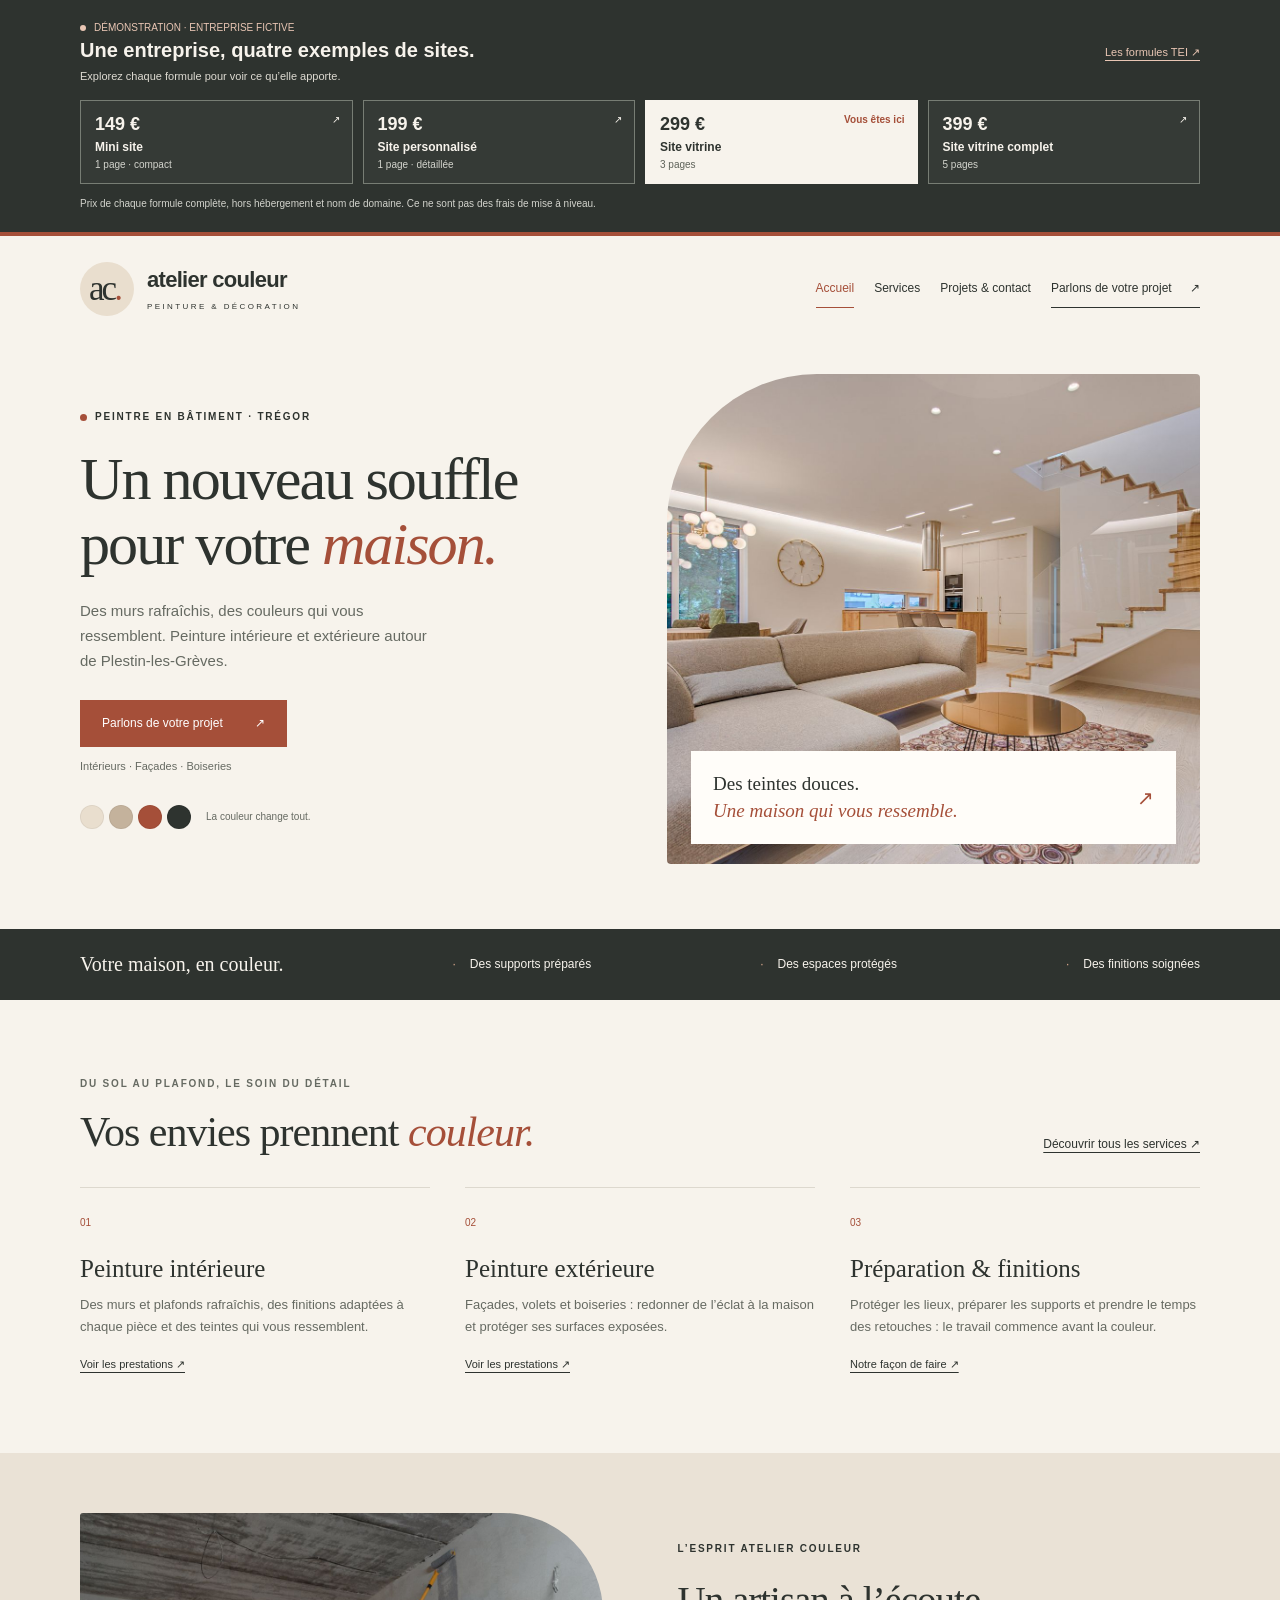
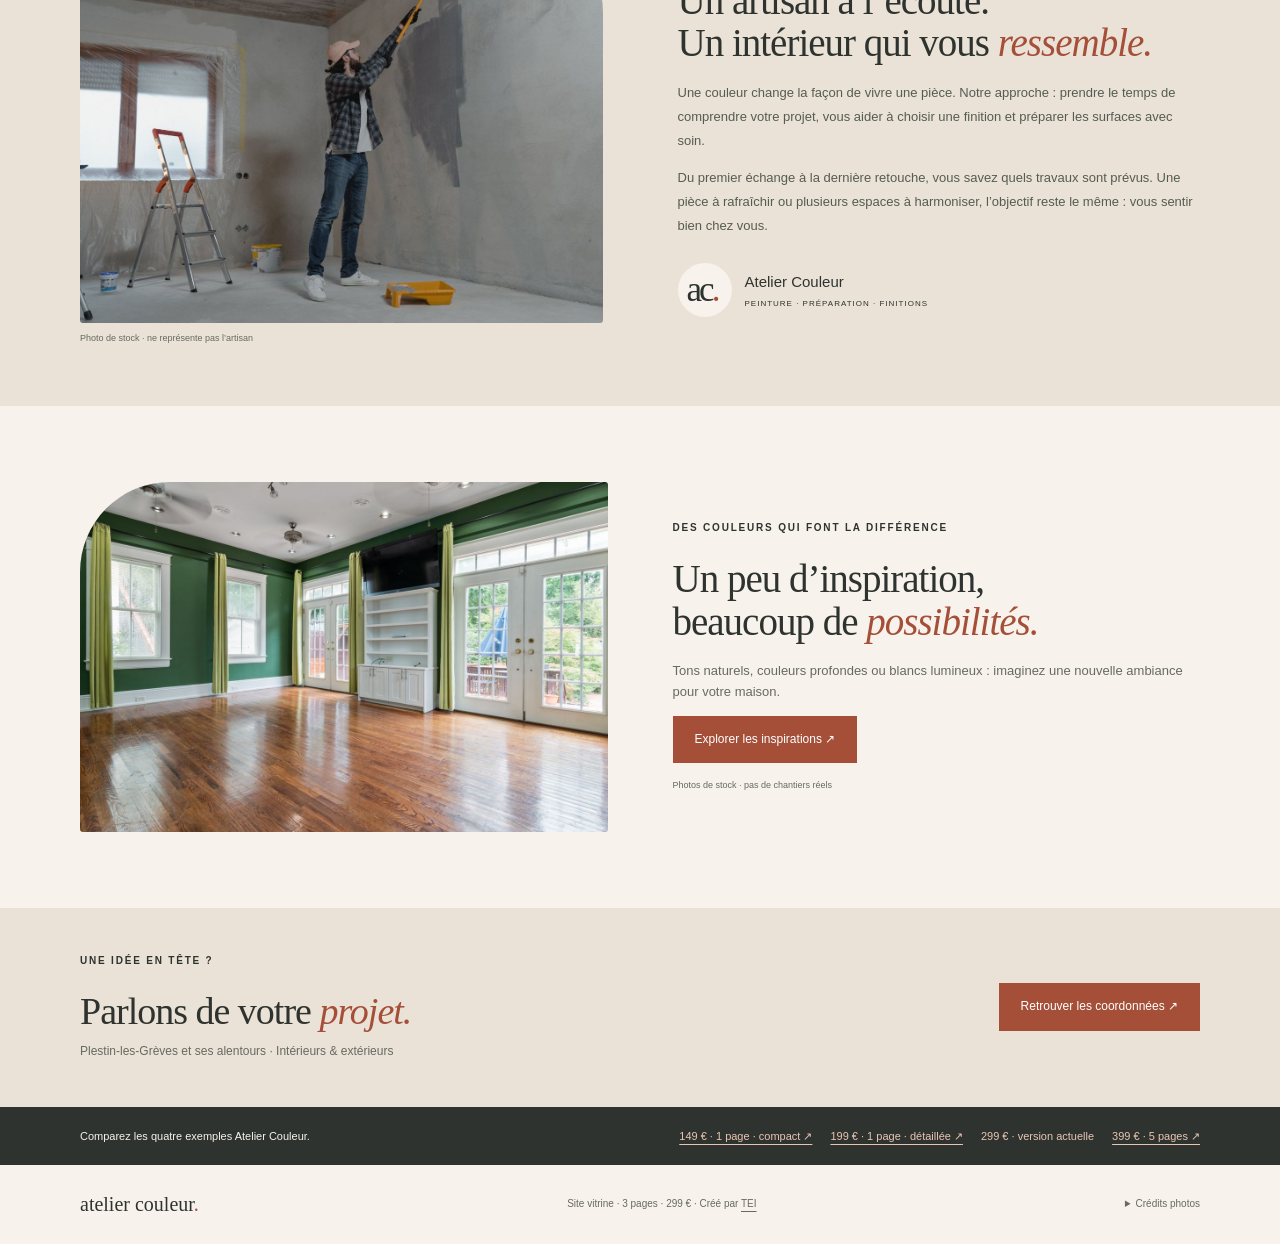
<file: index.html>
<!doctype html>
<html lang="fr">
<head>
<meta charset="utf-8"><meta name="viewport" content="width=device-width, initial-scale=1">
<meta name="robots" content="noindex, nofollow">
<meta name="description" content="Atelier Couleur : démonstration d’un site vitrine de trois pages pour un peintre en bâtiment. Entreprise fictive, photos d’illustration.">
<meta name="theme-color" content="#f7f3ec">
<title>Atelier Couleur — Accueil · Peinture & décoration</title>
<link rel="icon" href="favicon.svg" type="image/svg+xml"><link rel="stylesheet" href="style.css">
</head>
<body>
<a class="skip" href="#main">Aller au contenu</a>
<aside class="demo" aria-label="Comparer les exemples de sites web"><div class="wrap demo-inner"><div class="demo-heading"><div><span class="demo-label"><span class="demo-dot"></span>DÉMONSTRATION · ENTREPRISE FICTIVE</span><strong class="demo-title">Une entreprise, quatre exemples de sites.</strong><p>Explorez chaque formule pour voir ce qu’elle apporte.</p></div><a class="demo-offer" href="https://treger-electricite-informatique.fr/sites-web.html">Les formules TEI ↗</a></div><nav class="demo-package-links" aria-label="Exemples par formule"><a class="package-option" href="https://ddelpha.github.io/atelier-couleur-mini/"><span class="package-indicator" aria-hidden="true">↗</span><strong>149 €</strong><span class="package-name">Mini site</span><small>1 page · compact</small></a><a class="package-option" href="https://ddelpha.github.io/atelier-couleur-personnalise/"><span class="package-indicator" aria-hidden="true">↗</span><strong>199 €</strong><span class="package-name">Site personnalisé</span><small>1 page · détaillée</small></a><span class="package-option" aria-current="page"><span class="package-indicator">Vous êtes ici</span><strong>299 €</strong><span class="package-name">Site vitrine</span><small>3 pages</small></span><a class="package-option" href="https://ddelpha.github.io/atelier-couleur-5-pages/"><span class="package-indicator" aria-hidden="true">↗</span><strong>399 €</strong><span class="package-name">Site vitrine complet</span><small>5 pages</small></a></nav><p class="demo-explanation">Prix de chaque formule complète, hors hébergement et nom de domaine. Ce ne sont pas des frais de mise à niveau.</p></div></aside>
<header class="wrap header"><a class="brand" href="index.html" aria-label="Atelier Couleur, accueil"><span class="brand-icon" aria-hidden="true">ac<span>.</span></span><span>atelier couleur<small>PEINTURE & DÉCORATION</small></span></a><nav aria-label="Navigation principale"><a href="index.html" aria-current="page">Accueil</a><a href="services.html" >Services</a><a href="projets-contact.html" >Projets & contact</a><a class="nav-contact" href="projets-contact.html#contact">Parlons de votre projet <span aria-hidden="true">↗</span></a></nav></header>
<main id="main"><section class="wrap hero"><div class="hero-copy"><p class="eyebrow"><span></span> PEINTRE EN BÂTIMENT · TRÉGOR</p><h1>Un nouveau souffle<br>pour votre <em>maison.</em></h1><p class="intro">Des murs rafraîchis, des couleurs qui vous ressemblent. Peinture intérieure et extérieure autour de Plestin-les-Grèves.</p><a class="button" href="projets-contact.html#contact">Parlons de votre projet <span aria-hidden="true">↗</span></a><p class="hero-note">Intérieurs · Façades · Boiseries</p><div class="swatches" aria-label="Palette : crème, sable, terracotta et charbon"><span style="--swatch:#e9dece"></span><span style="--swatch:#c4b29c"></span><span style="--swatch:#a54f39"></span><span style="--swatch:#2e332f"></span><small>La couleur change tout.</small></div></div><figure class="hero-image"><img src="images/interior.jpg" alt="Salon lumineux aux murs clairs avec canapé et escalier en bois — photo d’illustration" width="1600" height="1029" fetchpriority="high"><figcaption><span>Des teintes douces.<br><em>Une maison qui vous ressemble.</em></span><span aria-hidden="true">↗</span></figcaption></figure></section>
<div class="care-strip"><div class="wrap"><span>Votre maison, en couleur.</span><p>Des supports préparés</p><p>Des espaces protégés</p><p>Des finitions soignées</p></div></div>
<section class="wrap home-services personalised-section"><div class="gallery-heading"><div><p class="eyebrow">DU SOL AU PLAFOND, LE SOIN DU DÉTAIL</p><h2>Vos envies prennent <em>couleur.</em></h2></div><a class="text-link" href="services.html">Découvrir tous les services ↗</a></div><div class="home-service-grid"><article><span class="number">01</span><h3>Peinture intérieure</h3><p>Des murs et plafonds rafraîchis, des finitions adaptées à chaque pièce et des teintes qui vous ressemblent.</p><a href="services.html#interieur">Voir les prestations ↗</a></article><article><span class="number">02</span><h3>Peinture extérieure</h3><p>Façades, volets et boiseries : redonner de l’éclat à la maison et protéger ses surfaces exposées.</p><a href="services.html#exterieur">Voir les prestations ↗</a></article><article><span class="number">03</span><h3>Préparation & finitions</h3><p>Protéger les lieux, préparer les supports et prendre le temps des retouches : le travail commence avant la couleur.</p><a href="services.html#preparation">Notre façon de faire ↗</a></article></div></section><section class="about-band" id="apropos"><div class="wrap about-layout"><figure><img src="images/painting.jpg" alt="Peintre appliquant une sous-couche dans une pièce en rénovation — photo d’illustration" width="1400" height="933" loading="lazy"><figcaption>Photo de stock · ne représente pas l’artisan</figcaption></figure><div class="about-copy"><p class="eyebrow">L’ESPRIT ATELIER COULEUR</p><h2>Un artisan à l’écoute.<br>Un intérieur qui vous <em>ressemble.</em></h2><p>Une couleur change la façon de vivre une pièce. Notre approche : prendre le temps de comprendre votre projet, vous aider à choisir une finition et préparer les surfaces avec soin.</p><p>Du premier échange à la dernière retouche, vous savez quels travaux sont prévus. Une pièce à rafraîchir ou plusieurs espaces à harmoniser, l’objectif reste le même : vous sentir bien chez vous.</p><div class="about-signature"><span class="brand-icon" aria-hidden="true">ac<span>.</span></span><div>Atelier Couleur<small>PEINTURE · PRÉPARATION · FINITIONS</small></div></div></div></div></section>
<section class="wrap home-preview personalised-section"><div class="preview-photo"><img src="images/green-room.jpg" alt="Pièce lumineuse aux murs verts et au parquet en bois — photo de stock" width="1200" height="800" loading="lazy"></div><div><p class="eyebrow">DES COULEURS QUI FONT LA DIFFÉRENCE</p><h2>Un peu d’inspiration,<br>beaucoup de <em>possibilités.</em></h2><p>Tons naturels, couleurs profondes ou blancs lumineux : imaginez une nouvelle ambiance pour votre maison.</p><a class="button" href="projets-contact.html">Explorer les inspirations ↗</a><small>Photos de stock · pas de chantiers réels</small></div></section><section class="home-cta"><div class="wrap"><div><p class="eyebrow">UNE IDÉE EN TÊTE ?</p><h2>Parlons de votre <em>projet.</em></h2><p>Plestin-les-Grèves et ses alentours · Intérieurs & extérieurs</p></div><a class="button" href="projets-contact.html#contact">Retrouver les coordonnées ↗</a></div></section><aside class="compare-footer"><div class="wrap"><span>Comparez les quatre exemples Atelier Couleur.</span><div><a href="https://ddelpha.github.io/atelier-couleur-mini/">149 € · 1 page · compact ↗</a><a href="https://ddelpha.github.io/atelier-couleur-personnalise/">199 € · 1 page · détaillée ↗</a><span class="comparison-current">299 € · version actuelle</span><a href="https://ddelpha.github.io/atelier-couleur-5-pages/">399 € · 5 pages ↗</a></div></div></aside></main><footer class="wrap footer"><a class="footer-brand" href="index.html">atelier couleur<span>.</span></a><p>Site vitrine · 3 pages · 299 € · Créé par <a href="https://treger-electricite-informatique.fr/sites-web.html">TEI</a></p><details><summary>Crédits photos</summary><p>Photos de stock Pexels : <a href="https://www.pexels.com/photo/interior-design-of-a-house-1571460/">intérieur</a>, <a href="https://www.pexels.com/photo/man-painting-the-wall-6474471/">peinture</a>, <a href="https://www.pexels.com/photo/person-holding-paint-roller-while-painting-the-wall-994164/">rouleau</a>. <a href="https://www.pexels.com/photo/empty-living-room-with-wooden-floor-and-green-walls-5353938/">pièce verte</a>, <a href="https://www.pexels.com/photo/stylish-interior-of-bedroom-in-modern-apartment-6636262/">chambre</a>. Utilisées à titre d’illustration.</p></details></footer>
</body></html>
</file>
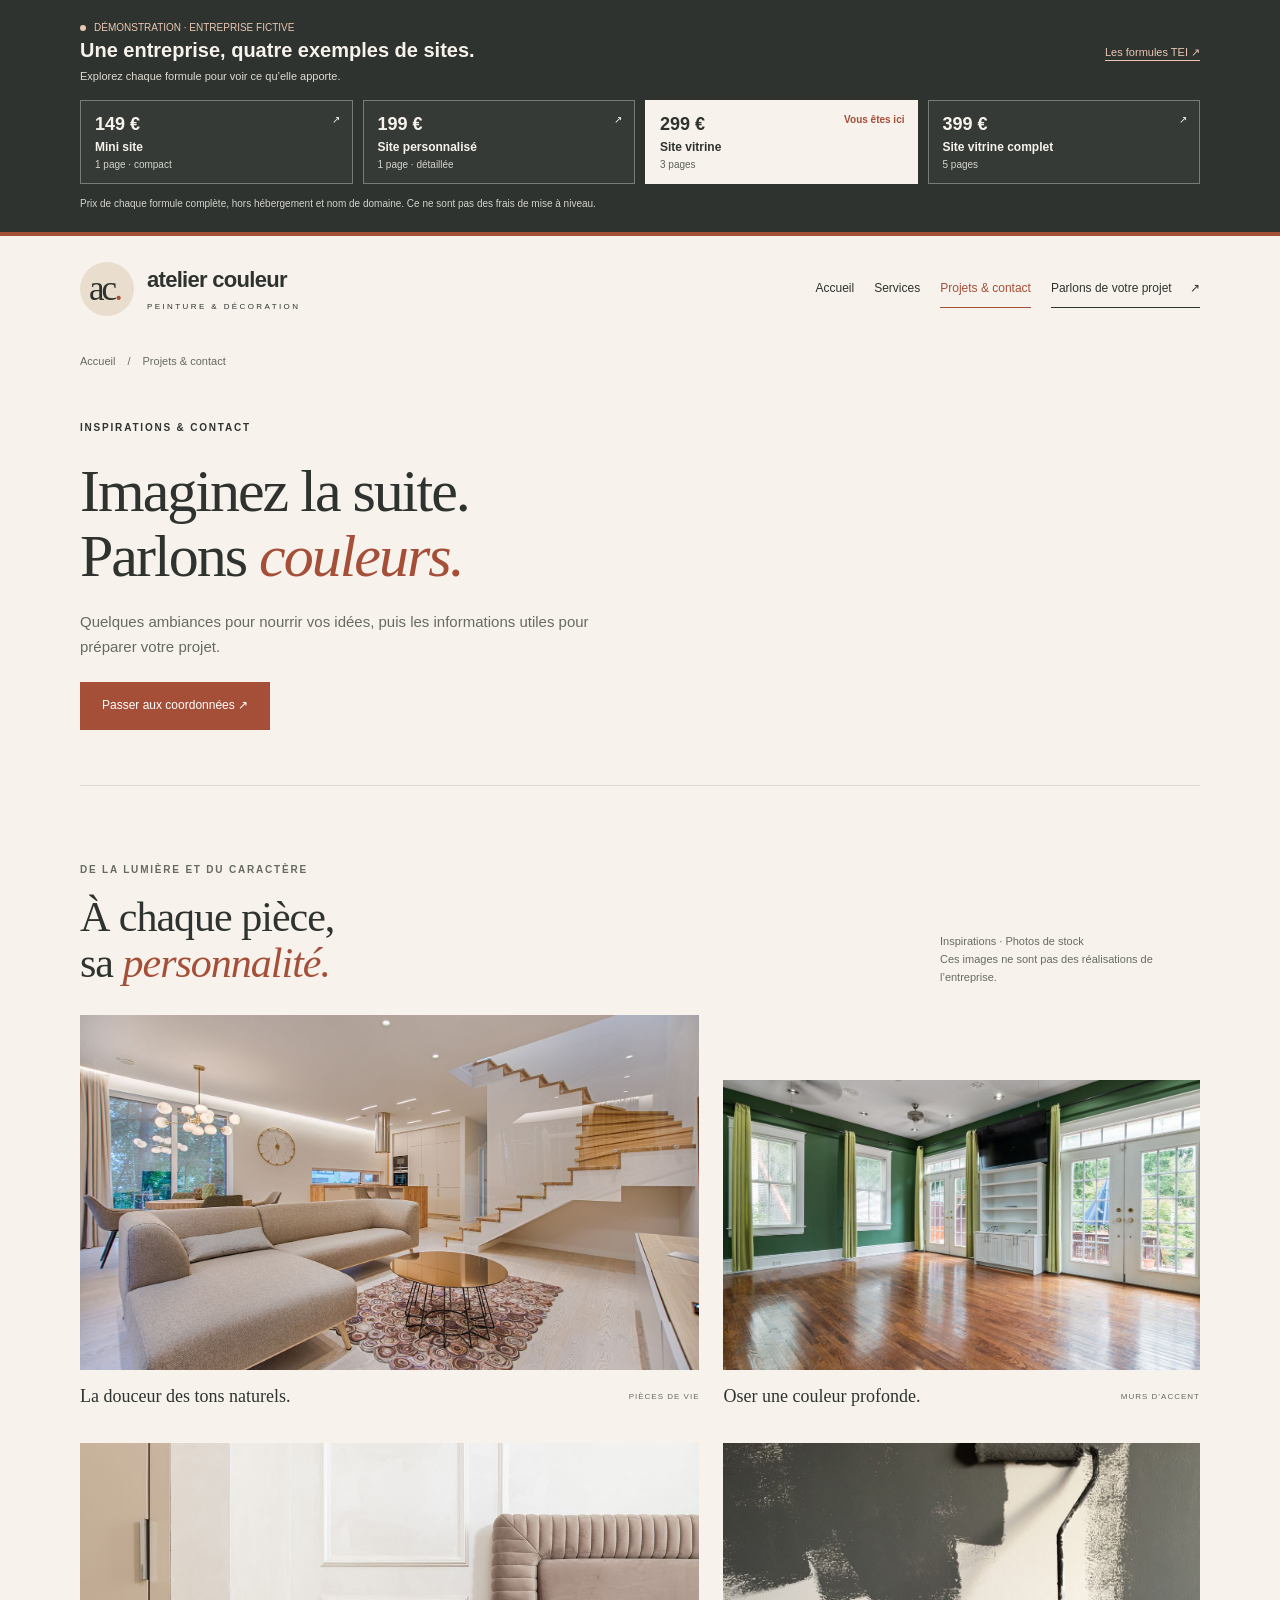
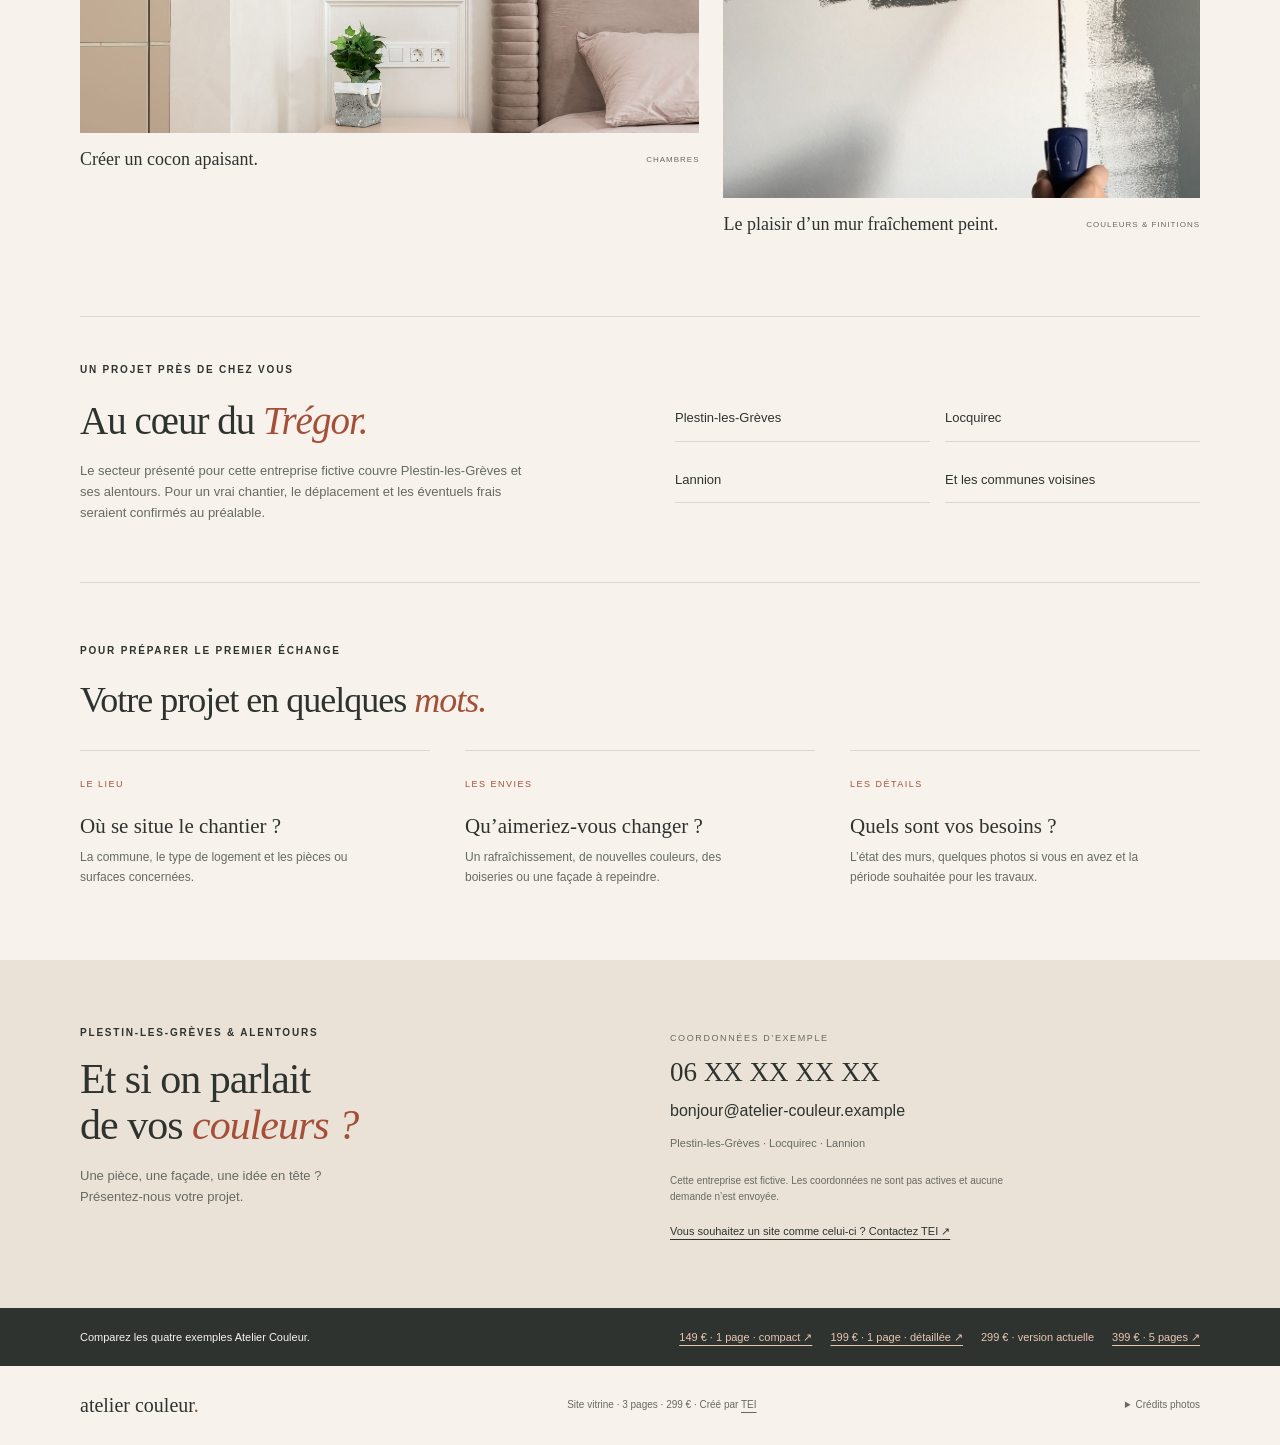
<file: projets-contact.html>
<!doctype html>
<html lang="fr">
<head>
<meta charset="utf-8"><meta name="viewport" content="width=device-width, initial-scale=1">
<meta name="robots" content="noindex, nofollow">
<meta name="description" content="Atelier Couleur : démonstration d’un site vitrine de trois pages pour un peintre en bâtiment. Entreprise fictive, photos d’illustration.">
<meta name="theme-color" content="#f7f3ec">
<title>Atelier Couleur — Inspirations & contact · Peinture & décoration</title>
<link rel="icon" href="favicon.svg" type="image/svg+xml"><link rel="stylesheet" href="style.css">
</head>
<body>
<a class="skip" href="#main">Aller au contenu</a>
<aside class="demo" aria-label="Comparer les exemples de sites web"><div class="wrap demo-inner"><div class="demo-heading"><div><span class="demo-label"><span class="demo-dot"></span>DÉMONSTRATION · ENTREPRISE FICTIVE</span><strong class="demo-title">Une entreprise, quatre exemples de sites.</strong><p>Explorez chaque formule pour voir ce qu’elle apporte.</p></div><a class="demo-offer" href="https://treger-electricite-informatique.fr/sites-web.html">Les formules TEI ↗</a></div><nav class="demo-package-links" aria-label="Exemples par formule"><a class="package-option" href="https://ddelpha.github.io/atelier-couleur-mini/"><span class="package-indicator" aria-hidden="true">↗</span><strong>149 €</strong><span class="package-name">Mini site</span><small>1 page · compact</small></a><a class="package-option" href="https://ddelpha.github.io/atelier-couleur-personnalise/"><span class="package-indicator" aria-hidden="true">↗</span><strong>199 €</strong><span class="package-name">Site personnalisé</span><small>1 page · détaillée</small></a><span class="package-option" aria-current="page"><span class="package-indicator">Vous êtes ici</span><strong>299 €</strong><span class="package-name">Site vitrine</span><small>3 pages</small></span><a class="package-option" href="https://ddelpha.github.io/atelier-couleur-5-pages/"><span class="package-indicator" aria-hidden="true">↗</span><strong>399 €</strong><span class="package-name">Site vitrine complet</span><small>5 pages</small></a></nav><p class="demo-explanation">Prix de chaque formule complète, hors hébergement et nom de domaine. Ce ne sont pas des frais de mise à niveau.</p></div></aside>
<header class="wrap header"><a class="brand" href="index.html" aria-label="Atelier Couleur, accueil"><span class="brand-icon" aria-hidden="true">ac<span>.</span></span><span>atelier couleur<small>PEINTURE & DÉCORATION</small></span></a><nav aria-label="Navigation principale"><a href="index.html" >Accueil</a><a href="services.html" >Services</a><a href="projets-contact.html" aria-current="page">Projets & contact</a><a class="nav-contact" href="projets-contact.html#contact">Parlons de votre projet <span aria-hidden="true">↗</span></a></nav></header>
<main id="main"><div class="wrap breadcrumb"><a href="index.html">Accueil</a><span aria-hidden="true">/</span><span>Projets & contact</span></div><section class="wrap page-intro"><p class="eyebrow">INSPIRATIONS & CONTACT</p><h1>Imaginez la suite.<br>Parlons <em>couleurs.</em></h1><p class="intro">Quelques ambiances pour nourrir vos idées, puis les informations utiles pour préparer votre projet.</p><a class="button" href="#contact">Passer aux coordonnées ↗</a></section><section class="wrap inspiration personalised-section" id="apercu"><div class="gallery-heading"><div><p class="eyebrow">DE LA LUMIÈRE ET DU CARACTÈRE</p><h2>À chaque pièce,<br>sa <em>personnalité.</em></h2></div><p>Inspirations · Photos de stock<br>Ces images ne sont pas des réalisations de l’entreprise.</p></div><div class="gallery expanded-gallery"><figure class="gallery-wide"><img src="images/interior.jpg" alt="Salon lumineux aux murs clairs et mobilier naturel — inspiration" width="1600" height="1029" loading="lazy"><figcaption><span>La douceur des tons naturels.</span><small>PIÈCES DE VIE</small></figcaption></figure><figure><img src="images/green-room.jpg" alt="Pièce vide avec murs verts et parquet en bois — inspiration" width="1200" height="800" loading="lazy"><figcaption><span>Oser une couleur profonde.</span><small>MURS D’ACCENT</small></figcaption></figure><figure><img src="images/bedroom.jpg" alt="Chambre aux teintes douces, lit et table de chevet — inspiration" width="1200" height="800" loading="lazy"><figcaption><span>Créer un cocon apaisant.</span><small>CHAMBRES</small></figcaption></figure><figure class="gallery-wide"><img src="images/roller.jpg" alt="Application de peinture grise au rouleau — photo d’illustration" width="1000" height="667" loading="lazy"><figcaption><span>Le plaisir d’un mur fraîchement peint.</span><small>COULEURS & FINITIONS</small></figcaption></figure></div></section>
<section class="wrap area-section"><div><p class="eyebrow">UN PROJET PRÈS DE CHEZ VOUS</p><h2>Au cœur du <em>Trégor.</em></h2><p>Le secteur présenté pour cette entreprise fictive couvre Plestin-les-Grèves et ses alentours. Pour un vrai chantier, le déplacement et les éventuels frais seraient confirmés au préalable.</p></div><div class="area-towns"><span>Plestin-les-Grèves</span><span>Locquirec</span><span>Lannion</span><span>Et les communes voisines</span></div></section><section class="wrap enquiry-prep"><p class="eyebrow">POUR PRÉPARER LE PREMIER ÉCHANGE</p><h2>Votre projet en quelques <em>mots.</em></h2><div class="process-steps"><article><span>LE LIEU</span><h3>Où se situe le chantier ?</h3><p>La commune, le type de logement et les pièces ou surfaces concernées.</p></article><article><span>LES ENVIES</span><h3>Qu’aimeriez-vous changer ?</h3><p>Un rafraîchissement, de nouvelles couleurs, des boiseries ou une façade à repeindre.</p></article><article><span>LES DÉTAILS</span><h3>Quels sont vos besoins ?</h3><p>L’état des murs, quelques photos si vous en avez et la période souhaitée pour les travaux.</p></article></div></section><section class="contact" id="contact"><div class="wrap contact-inner"><div><p class="eyebrow">PLESTIN-LES-GRÈVES & ALENTOURS</p><h2>Et si on parlait<br>de vos <em>couleurs ?</em></h2><p>Une pièce, une façade, une idée en tête ?<br>Présentez-nous votre projet.</p></div><div class="contact-details"><p class="contact-label">COORDONNÉES D’EXEMPLE</p><p class="contact-value">06 XX XX XX XX</p><p class="contact-email">bonjour@atelier-couleur.example</p><p class="contact-area">Plestin-les-Grèves · Locquirec · Lannion</p><p class="contact-demo">Cette entreprise est fictive. Les coordonnées ne sont pas actives et aucune demande n’est envoyée.</p><a class="real-link" href="https://treger-electricite-informatique.fr/contact.html#contact-form-title">Vous souhaitez un site comme celui-ci ? Contactez TEI <span aria-hidden="true">↗</span></a></div></div></section>
<aside class="compare-footer"><div class="wrap"><span>Comparez les quatre exemples Atelier Couleur.</span><div><a href="https://ddelpha.github.io/atelier-couleur-mini/">149 € · 1 page · compact ↗</a><a href="https://ddelpha.github.io/atelier-couleur-personnalise/">199 € · 1 page · détaillée ↗</a><span class="comparison-current">299 € · version actuelle</span><a href="https://ddelpha.github.io/atelier-couleur-5-pages/">399 € · 5 pages ↗</a></div></div></aside></main><footer class="wrap footer"><a class="footer-brand" href="index.html">atelier couleur<span>.</span></a><p>Site vitrine · 3 pages · 299 € · Créé par <a href="https://treger-electricite-informatique.fr/sites-web.html">TEI</a></p><details><summary>Crédits photos</summary><p>Photos de stock Pexels : <a href="https://www.pexels.com/photo/interior-design-of-a-house-1571460/">intérieur</a>, <a href="https://www.pexels.com/photo/man-painting-the-wall-6474471/">peinture</a>, <a href="https://www.pexels.com/photo/person-holding-paint-roller-while-painting-the-wall-994164/">rouleau</a>. <a href="https://www.pexels.com/photo/empty-living-room-with-wooden-floor-and-green-walls-5353938/">pièce verte</a>, <a href="https://www.pexels.com/photo/stylish-interior-of-bedroom-in-modern-apartment-6636262/">chambre</a>. Utilisées à titre d’illustration.</p></details></footer>
</body></html>
</file>
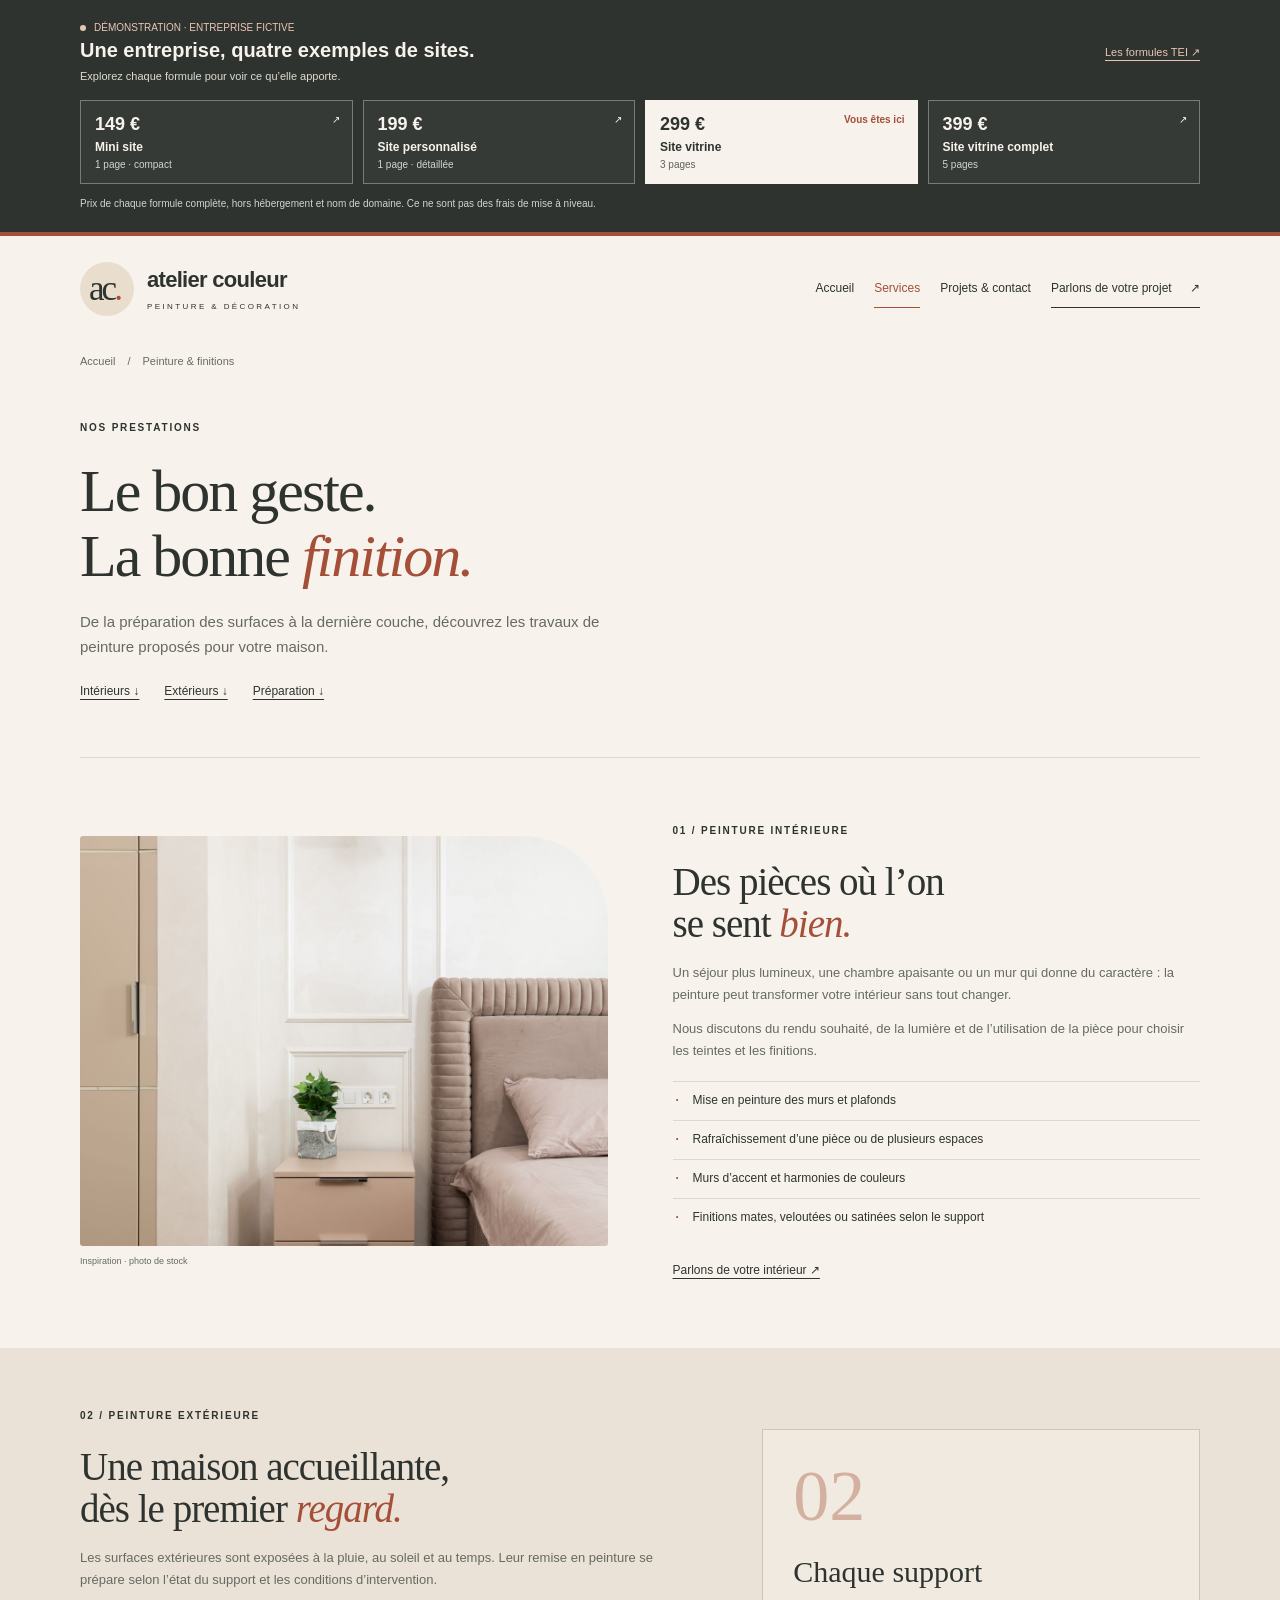
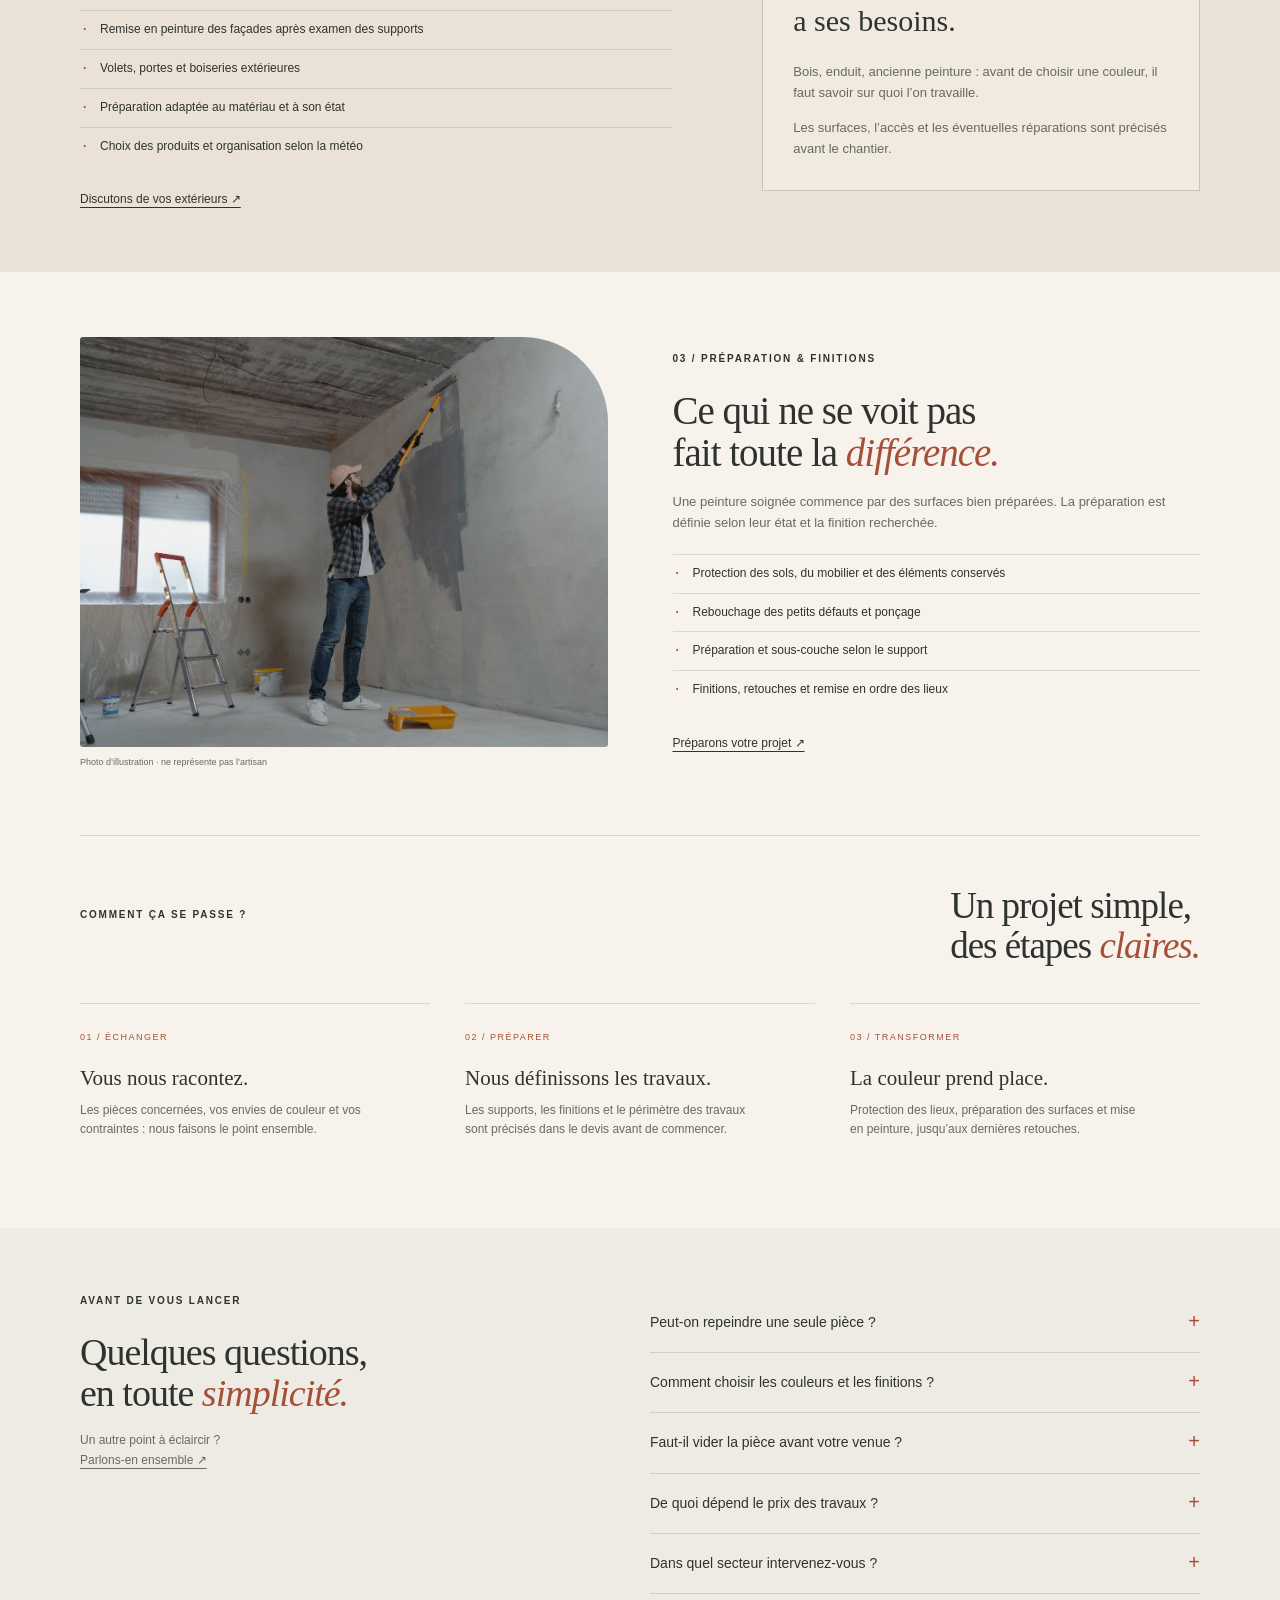
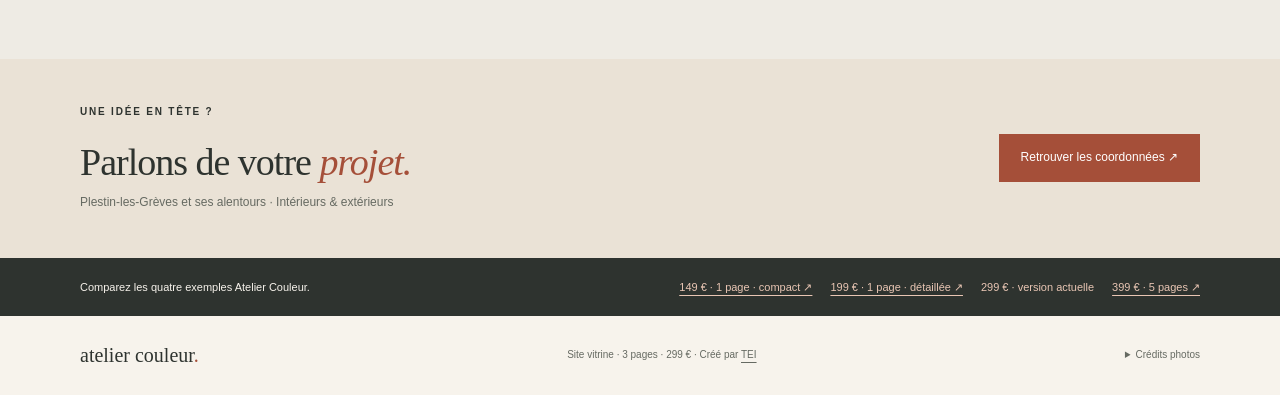
<file: services.html>
<!doctype html>
<html lang="fr">
<head>
<meta charset="utf-8"><meta name="viewport" content="width=device-width, initial-scale=1">
<meta name="robots" content="noindex, nofollow">
<meta name="description" content="Atelier Couleur : démonstration d’un site vitrine de trois pages pour un peintre en bâtiment. Entreprise fictive, photos d’illustration.">
<meta name="theme-color" content="#f7f3ec">
<title>Atelier Couleur — Services · Peinture & décoration</title>
<link rel="icon" href="favicon.svg" type="image/svg+xml"><link rel="stylesheet" href="style.css">
</head>
<body>
<a class="skip" href="#main">Aller au contenu</a>
<aside class="demo" aria-label="Comparer les exemples de sites web"><div class="wrap demo-inner"><div class="demo-heading"><div><span class="demo-label"><span class="demo-dot"></span>DÉMONSTRATION · ENTREPRISE FICTIVE</span><strong class="demo-title">Une entreprise, quatre exemples de sites.</strong><p>Explorez chaque formule pour voir ce qu’elle apporte.</p></div><a class="demo-offer" href="https://treger-electricite-informatique.fr/sites-web.html">Les formules TEI ↗</a></div><nav class="demo-package-links" aria-label="Exemples par formule"><a class="package-option" href="https://ddelpha.github.io/atelier-couleur-mini/"><span class="package-indicator" aria-hidden="true">↗</span><strong>149 €</strong><span class="package-name">Mini site</span><small>1 page · compact</small></a><a class="package-option" href="https://ddelpha.github.io/atelier-couleur-personnalise/"><span class="package-indicator" aria-hidden="true">↗</span><strong>199 €</strong><span class="package-name">Site personnalisé</span><small>1 page · détaillée</small></a><span class="package-option" aria-current="page"><span class="package-indicator">Vous êtes ici</span><strong>299 €</strong><span class="package-name">Site vitrine</span><small>3 pages</small></span><a class="package-option" href="https://ddelpha.github.io/atelier-couleur-5-pages/"><span class="package-indicator" aria-hidden="true">↗</span><strong>399 €</strong><span class="package-name">Site vitrine complet</span><small>5 pages</small></a></nav><p class="demo-explanation">Prix de chaque formule complète, hors hébergement et nom de domaine. Ce ne sont pas des frais de mise à niveau.</p></div></aside>
<header class="wrap header"><a class="brand" href="index.html" aria-label="Atelier Couleur, accueil"><span class="brand-icon" aria-hidden="true">ac<span>.</span></span><span>atelier couleur<small>PEINTURE & DÉCORATION</small></span></a><nav aria-label="Navigation principale"><a href="index.html" >Accueil</a><a href="services.html" aria-current="page">Services</a><a href="projets-contact.html" >Projets & contact</a><a class="nav-contact" href="projets-contact.html#contact">Parlons de votre projet <span aria-hidden="true">↗</span></a></nav></header>
<main id="main"><div class="wrap breadcrumb"><a href="index.html">Accueil</a><span aria-hidden="true">/</span><span>Peinture & finitions</span></div><section class="wrap page-intro"><p class="eyebrow">NOS PRESTATIONS</p><h1>Le bon geste.<br>La bonne <em>finition.</em></h1><p class="intro">De la préparation des surfaces à la dernière couche, découvrez les travaux de peinture proposés pour votre maison.</p><div class="page-jumps"><a href="#interieur">Intérieurs ↓</a><a href="#exterieur">Extérieurs ↓</a><a href="#preparation">Préparation ↓</a></div></section><section class="wrap service-detail" id="interieur"><figure><img src="images/bedroom.jpg" alt="Chambre lumineuse dans des tons doux — photo d’illustration" width="1200" height="800" loading="lazy"><figcaption>Inspiration · photo de stock</figcaption></figure><div><p class="eyebrow">01 / PEINTURE INTÉRIEURE</p><h2>Des pièces où l’on<br>se sent <em>bien.</em></h2><p>Un séjour plus lumineux, une chambre apaisante ou un mur qui donne du caractère : la peinture peut transformer votre intérieur sans tout changer.</p><p>Nous discutons du rendu souhaité, de la lumière et de l’utilisation de la pièce pour choisir les teintes et les finitions.</p><ul class="detail-list"><li>Mise en peinture des murs et plafonds</li><li>Rafraîchissement d’une pièce ou de plusieurs espaces</li><li>Murs d’accent et harmonies de couleurs</li><li>Finitions mates, veloutées ou satinées selon le support</li></ul><a class="text-link" href="projets-contact.html#contact">Parlons de votre intérieur ↗</a></div></section>
<section class="exterior-band" id="exterieur"><div class="wrap exterior-layout"><div><p class="eyebrow">02 / PEINTURE EXTÉRIEURE</p><h2>Une maison accueillante,<br>dès le premier <em>regard.</em></h2><p>Les surfaces extérieures sont exposées à la pluie, au soleil et au temps. Leur remise en peinture se prépare selon l’état du support et les conditions d’intervention.</p><ul class="detail-list"><li>Remise en peinture des façades après examen des supports</li><li>Volets, portes et boiseries extérieures</li><li>Préparation adaptée au matériau et à son état</li><li>Choix des produits et organisation selon la météo</li></ul><a class="text-link" href="projets-contact.html#contact">Discutons de vos extérieurs ↗</a></div><aside class="material-note"><span aria-hidden="true" class="big-number">02</span><h3>Chaque support<br>a ses besoins.</h3><p>Bois, enduit, ancienne peinture : avant de choisir une couleur, il faut savoir sur quoi l’on travaille.</p><p>Les surfaces, l’accès et les éventuelles réparations sont précisés avant le chantier.</p></aside></div></section>
<section class="wrap service-detail preparation" id="preparation"><figure><img src="images/painting.jpg" alt="Peintre travaillant dans une pièce avec les ouvertures protégées — photo de stock" width="1400" height="933" loading="lazy"><figcaption>Photo d’illustration · ne représente pas l’artisan</figcaption></figure><div><p class="eyebrow">03 / PRÉPARATION & FINITIONS</p><h2>Ce qui ne se voit pas<br>fait toute la <em>différence.</em></h2><p>Une peinture soignée commence par des surfaces bien préparées. La préparation est définie selon leur état et la finition recherchée.</p><ul class="detail-list"><li>Protection des sols, du mobilier et des éléments conservés</li><li>Rebouchage des petits défauts et ponçage</li><li>Préparation et sous-couche selon le support</li><li>Finitions, retouches et remise en ordre des lieux</li></ul><a class="text-link" href="projets-contact.html#contact">Préparons votre projet ↗</a></div></section><section class="wrap process personalised-section"><div class="process-heading"><p class="eyebrow">COMMENT ÇA SE PASSE ?</p><h2>Un projet simple,<br>des étapes <em>claires.</em></h2></div><div class="process-steps"><article><span>01 / ÉCHANGER</span><h3>Vous nous racontez.</h3><p>Les pièces concernées, vos envies de couleur et vos contraintes : nous faisons le point ensemble.</p></article><article><span>02 / PRÉPARER</span><h3>Nous définissons les travaux.</h3><p>Les supports, les finitions et le périmètre des travaux sont précisés dans le devis avant de commencer.</p></article><article><span>03 / TRANSFORMER</span><h3>La couleur prend place.</h3><p>Protection des lieux, préparation des surfaces et mise en peinture, jusqu’aux dernières retouches.</p></article></div></section>
<section class="faq-band"><div class="wrap faq-layout"><div><p class="eyebrow">AVANT DE VOUS LANCER</p><h2>Quelques questions,<br>en toute <em>simplicité.</em></h2><p>Un autre point à éclaircir ?<br><a href="projets-contact.html#contact">Parlons-en ensemble ↗</a></p></div><div class="faq-list"><details><summary>Peut-on repeindre une seule pièce ?</summary><p>Oui. Le projet peut concerner une chambre, un séjour ou plusieurs espaces. Les surfaces et la préparation nécessaire sont précisées lors de l’échange et dans le devis.</p></details><details><summary>Comment choisir les couleurs et les finitions ?</summary><p>La lumière, l’usage de la pièce et vos goûts guident le choix. Une finition mate, veloutée ou satinée ne donne pas le même rendu : nous en discutons avant les travaux.</p></details><details><summary>Faut-il vider la pièce avant votre venue ?</summary><p>Les petits objets et éléments fragiles sont à retirer. Le déplacement du mobilier et la protection des sols sont à convenir selon la pièce, pour préparer l’intervention dans de bonnes conditions.</p></details><details><summary>De quoi dépend le prix des travaux ?</summary><p>De la surface, de l’état des supports, de la préparation nécessaire, de l’accès et des produits retenus. Le devis détaille les prestations prévues avant tout engagement.</p></details><details><summary>Dans quel secteur intervenez-vous ?</summary><p>Le secteur présenté pour cette entreprise fictive est Plestin-les-Grèves et ses alentours, notamment Locquirec et Lannion. Pour une entreprise réelle, les déplacements seraient à confirmer selon le chantier.</p></details></div></div></section>
<section class="home-cta"><div class="wrap"><div><p class="eyebrow">UNE IDÉE EN TÊTE ?</p><h2>Parlons de votre <em>projet.</em></h2><p>Plestin-les-Grèves et ses alentours · Intérieurs & extérieurs</p></div><a class="button" href="projets-contact.html#contact">Retrouver les coordonnées ↗</a></div></section><aside class="compare-footer"><div class="wrap"><span>Comparez les quatre exemples Atelier Couleur.</span><div><a href="https://ddelpha.github.io/atelier-couleur-mini/">149 € · 1 page · compact ↗</a><a href="https://ddelpha.github.io/atelier-couleur-personnalise/">199 € · 1 page · détaillée ↗</a><span class="comparison-current">299 € · version actuelle</span><a href="https://ddelpha.github.io/atelier-couleur-5-pages/">399 € · 5 pages ↗</a></div></div></aside></main><footer class="wrap footer"><a class="footer-brand" href="index.html">atelier couleur<span>.</span></a><p>Site vitrine · 3 pages · 299 € · Créé par <a href="https://treger-electricite-informatique.fr/sites-web.html">TEI</a></p><details><summary>Crédits photos</summary><p>Photos de stock Pexels : <a href="https://www.pexels.com/photo/interior-design-of-a-house-1571460/">intérieur</a>, <a href="https://www.pexels.com/photo/man-painting-the-wall-6474471/">peinture</a>, <a href="https://www.pexels.com/photo/person-holding-paint-roller-while-painting-the-wall-994164/">rouleau</a>. <a href="https://www.pexels.com/photo/empty-living-room-with-wooden-floor-and-green-walls-5353938/">pièce verte</a>, <a href="https://www.pexels.com/photo/stylish-interior-of-bedroom-in-modern-apartment-6636262/">chambre</a>. Utilisées à titre d’illustration.</p></details></footer>
</body></html>
</file>
<file: style.css>
:root{--cream:#f7f3ec;--paper:#fffdf9;--ink:#2e332f;--muted:#666a62;--terra:#a54f39;--line:#ddd8ce;--sand:#e9dece}*{box-sizing:border-box}html{scroll-behavior:smooth;scroll-padding-top:24px}body{margin:0;background:var(--cream);color:var(--ink);font-family:Arial,Helvetica,sans-serif;font-size:16px;line-height:1.65}a{color:inherit;text-underline-offset:4px}a:focus-visible,summary:focus-visible{outline:3px solid var(--terra);outline-offset:5px}.wrap{width:min(1120px,calc(100% - 64px));margin:auto}.skip{position:absolute;top:-100px;background:white;padding:12px;z-index:5}.skip:focus{top:0}.demo{background:#eae5dc;font-size:11px;letter-spacing:.025em}.demo-inner{display:flex;justify-content:space-between;align-items:center;gap:16px;padding-block:9px}.demo-inner>span{display:flex;align-items:center;gap:8px}.demo a{text-decoration:none}.demo-dot{width:6px;height:6px;border-radius:50%;background:var(--terra)}.header{display:flex;align-items:center;justify-content:space-between;gap:24px;padding-block:26px}.brand{display:flex;align-items:center;gap:13px;text-decoration:none;font-weight:600;font-size:22px;letter-spacing:-.7px;line-height:1.2}.brand-icon{font-family:Georgia,serif;font-size:35px;background:var(--sand);width:54px;height:54px;display:flex;align-items:center;justify-content:center;border-radius:50%;font-weight:400;letter-spacing:-3px;padding-right:5px}.brand-icon span{color:var(--terra)}.brand small{display:block;font-size:8px;letter-spacing:2.4px;font-weight:400;margin-top:8px}.header nav{display:flex;gap:28px;align-items:center;font-size:12px}.header nav a{text-decoration:none}.nav-contact{border-bottom:1px solid var(--ink);padding-block:8px}.nav-contact span{margin-left:15px}.hero{display:grid;grid-template-columns:1fr 1fr;gap:44px;align-items:center;padding-block:32px 58px}.eyebrow{font-size:10px;font-weight:600;letter-spacing:1.8px;margin:0 0 22px;display:flex;align-items:center;gap:8px}.eyebrow>span{width:7px;height:7px;background:var(--terra);border-radius:50%}h1,h2,h3,p,figure{margin-top:0}h1,h2{font-family:Georgia,'Times New Roman',serif;font-weight:400;line-height:1.08;letter-spacing:-2px}h1{font-size:clamp(44px,4.7vw,64px);margin-bottom:22px}em{color:var(--terra);font-weight:400}.intro{font-size:15px;color:var(--muted);max-width:365px;margin-bottom:26px}.button{display:inline-flex;gap:32px;align-items:center;background:var(--terra);color:white;text-decoration:none;padding:13px 21px;font-size:12px;border:1px solid var(--terra)}.button:hover{background:#843d2b}.hero-note{font-size:11px;color:var(--muted);margin:10px 0 30px}.swatches{display:flex;align-items:center;gap:5px}.swatches>span{background:var(--swatch);width:24px;height:24px;border-radius:50%;border:1px solid #0000000d}.swatches small{margin-left:10px;font-size:10px;color:var(--muted)}.hero-image{margin:0;position:relative;height:440px}.hero-image img{width:100%;height:100%;object-fit:cover;object-position:47% center;border-radius:120px 3px 3px 3px}.hero-image figcaption{position:absolute;left:24px;right:24px;bottom:20px;display:flex;justify-content:space-between;align-items:center;gap:14px;background:var(--paper);padding:13px 18px;font-family:Georgia,serif;font-size:15px}.hero-image figcaption>span:last-child{font-family:Arial;font-size:20px;color:var(--terra)}.services{border-top:1px solid var(--line);display:grid;grid-template-columns:1fr 1fr;gap:60px;padding-block:48px}.section-intro .eyebrow{margin-bottom:15px}h2{font-size:36px;margin-bottom:17px;letter-spacing:-1px}.section-intro>p:last-child{font-size:13px;color:var(--muted);max-width:360px;margin-bottom:0}.service-list article{display:flex;gap:18px;border-bottom:1px solid var(--line);padding:18px 0}.service-list article:first-child{padding-top:0}.number{font-size:10px;color:var(--terra);padding-top:4px}h3{font-size:15px;font-weight:500;margin-bottom:5px}.service-list p{font-size:12px;color:var(--muted);margin-bottom:0;max-width:345px}.service-mark{margin-left:auto;color:var(--terra);font-size:18px}.inspiration{padding-block:10px 55px}.gallery-heading{display:flex;justify-content:space-between;align-items:baseline;gap:16px;margin-bottom:18px}.gallery-heading h2{font-size:28px;margin:0}.gallery-heading p{font-size:10px;color:var(--muted);margin:0}.gallery{display:grid;grid-template-columns:1.2fr 1fr;gap:22px}.gallery figure{margin:0}.gallery img{width:100%;height:240px;object-fit:cover;display:block}.gallery figure:first-child img{object-position:center 50%}.gallery figcaption{display:flex;justify-content:space-between;align-items:center;gap:10px;padding-top:12px;font-family:Georgia,serif;font-size:17px}.gallery figcaption small{font-family:Arial;font-size:8px;letter-spacing:1px;color:var(--muted)}.contact{background:#eae2d6}.contact-inner{display:grid;grid-template-columns:1fr 1fr;gap:60px;padding-block:43px}.contact h2{font-size:42px}.contact .eyebrow{margin-bottom:16px}.contact p:not(.eyebrow){margin-bottom:10px}.contact-inner>div:first-child>p:last-child{font-size:13px;color:var(--muted)}.contact-details{padding-top:6px}.contact-label{font-size:9px;letter-spacing:1.6px;color:var(--muted)}.contact-value{font-family:Georgia,serif;font-size:27px;line-height:1.2}.contact-email{font-size:16px;overflow-wrap:anywhere}.contact-area{font-size:11px;color:var(--muted)}.contact-demo{font-size:10px;color:var(--muted);max-width:350px;margin-top:20px}.real-link{display:inline-block;font-size:11px;margin-top:6px}.footer{padding-block:23px;display:flex;gap:20px;align-items:center;justify-content:space-between;font-size:10px;color:var(--muted)}.footer p{margin:0}.footer-brand{font-family:Georgia,serif;font-size:20px;color:var(--ink)}.footer-brand>span{color:var(--terra)}.footer details{position:relative}.footer summary{cursor:pointer}.footer details p{position:absolute;bottom:28px;right:0;background:var(--paper);border:1px solid var(--line);padding:16px;width:260px;box-shadow:0 3px 20px #0001}@media(min-width:1500px){.hero{padding-top:45px}}@media(max-width:800px){.wrap{width:calc(100% - 40px)}.header nav{gap:18px}.header nav>a:not(.nav-contact){display:none}.hero{gap:24px}.hero-image{height:370px}h1{font-size:44px}.services,.contact-inner{gap:30px}.gallery-heading{display:block}.gallery-heading p{margin-top:8px}.gallery figcaption{align-items:flex-start;flex-direction:column;gap:0}.gallery img{height:210px}}@media(max-width:580px){.demo-inner{flex-wrap:wrap;gap:3px;font-size:9px;padding-block:7px}.header{padding-block:20px}.brand{font-size:19px;gap:9px}.brand-icon{width:43px;height:43px;font-size:29px}.brand small{font-size:6px;letter-spacing:1.9px}.header nav{font-size:10px}.nav-contact{max-width:100px;line-height:1.45}.nav-contact span{margin-left:0}.hero{grid-template-columns:1fr;padding-top:15px;padding-bottom:33px;gap:28px}h1{font-size:48px}.hero-copy .eyebrow{font-size:9px}.intro{max-width:100%}.swatches{margin-top:22px}.hero-note{margin-bottom:15px}.hero-image{height:305px}.hero-image img{border-top-left-radius:85px}.hero-image figcaption{left:15px;right:15px;bottom:15px;font-size:14px}.services{grid-template-columns:1fr;gap:25px;padding-block:32px}.section-intro>p:last-child{max-width:100%}.gallery{gap:13px;grid-template-columns:1fr 1fr}.gallery img{height:175px}.gallery figcaption{font-size:15px;line-height:1.4}.gallery figcaption small{font-size:7px;margin-top:5px}.gallery-heading h2{font-size:27px}.inspiration{padding-bottom:32px}.contact-inner{grid-template-columns:1fr;gap:20px;padding-block:32px}.contact h2{font-size:40px}.contact-details{border-top:1px solid #cbc3b6;padding-top:20px}.footer{flex-wrap:wrap;gap:10px}.footer>p{order:3;width:100%}.footer details p{width:240px}}@media(prefers-reduced-motion:reduce){html{scroll-behavior:auto}}
/* Personalised one-page edition: same identity, more space for the business. */
.demo-compare{display:flex;align-items:center;gap:24px}.current-package{color:var(--terra);font-weight:600}.header nav{gap:22px}.hero{padding-bottom:65px;gap:54px}.hero-image{height:490px}.hero-image img{border-radius:150px 4px 4px 4px}.hero-image figcaption{padding:20px 22px;font-size:19px;line-height:1.4}.care-strip{background:var(--ink);color:var(--cream)}.care-strip .wrap{display:flex;align-items:center;justify-content:space-between;gap:25px;padding-block:19px;font-size:12px}.care-strip span{font-family:Georgia,serif;font-size:20px}.care-strip p{margin:0}.care-strip p:before{content:'·';color:#dbaa8e;margin-right:14px}.personalised-section{padding-block:76px}.services{border-top:0;gap:80px;grid-template-columns:.85fr 1.15fr}.section-intro h2{font-size:40px}.section-intro>p:last-of-type{font-size:14px;max-width:350px}.text-link{display:inline-block;margin-top:25px;font-size:12px}.service-list article{padding-block:25px}.service-list h3{font-family:Georgia,serif;font-size:23px;line-height:1.2}.service-list p{font-size:13px;max-width:none;line-height:1.8}.service-list ul{display:flex;gap:6px;flex-wrap:wrap;list-style:none;padding:0;margin:13px 0 0}.service-list li{background:#eae5dc;padding:4px 9px;font-size:9px;color:#54584f}.about-band{background:#eae2d6}.about-layout{display:grid;grid-template-columns:1fr 1fr;gap:75px;align-items:center;padding-block:60px}.about-layout figure{margin:0}.about-layout img{height:410px;width:100%;object-fit:cover;display:block;border-radius:3px 100px 3px 3px}.about-layout figcaption{font-size:9px;color:var(--muted);margin-top:8px}.about-copy h2{font-size:39px}.about-copy>p:not(.eyebrow){font-size:13px;color:#555c52;line-height:1.85}.about-signature{display:flex;gap:13px;align-items:center;margin-top:25px;font-size:15px}.about-signature small{display:block;font-size:8px;letter-spacing:1px;margin-top:3px}.about-signature .brand-icon{background:var(--cream)}.gallery-heading{align-items:flex-end;margin-bottom:28px}.gallery-heading h2{font-size:42px;line-height:1.1}.gallery-heading .eyebrow{margin-bottom:16px}.gallery-heading>p{max-width:260px;font-size:11px}.expanded-gallery{grid-template-columns:1.3fr 1fr;gap:32px 24px}.expanded-gallery figure:nth-child(3){grid-column:1}.expanded-gallery img{height:290px}.expanded-gallery figure:first-child img,.expanded-gallery figure:last-child img{height:355px}.expanded-gallery figure:nth-child(2){padding-top:65px}.expanded-gallery figure:nth-child(3){align-self:start}.expanded-gallery figcaption{font-size:18px}.expanded-gallery figcaption small{font-size:8px}.process{border-top:1px solid var(--line);padding-top:50px}.process-heading{display:flex;justify-content:space-between;align-items:baseline;gap:30px;margin-bottom:20px}.process-heading h2{font-size:37px}.process-steps{display:grid;grid-template-columns:repeat(3,1fr);gap:35px}.process-steps article{border-top:1px solid var(--line);padding-top:18px}.process-steps span{font-size:9px;letter-spacing:1.5px;color:var(--terra)}.process-steps h3{font-family:Georgia,serif;font-size:21px;margin-top:13px}.process-steps p{font-size:12px;color:var(--muted);max-width:290px}.faq-band{background:#eeebe4}.faq-layout{display:grid;grid-template-columns:1fr 1.1fr;gap:70px;padding-block:65px}.faq-layout h2{font-size:38px}.faq-layout>div>p:not(.eyebrow){font-size:12px;color:var(--muted)}.faq-list details{border-bottom:1px solid #d3cec4}.faq-list summary{list-style:none;cursor:pointer;display:flex;justify-content:space-between;gap:20px;padding:18px 0;font-size:14px}.faq-list summary::-webkit-details-marker{display:none}.faq-list summary:after{content:'+';color:var(--terra);font-size:20px;line-height:1}.faq-list details[open] summary:after{content:'−'}.faq-list details p{font-size:12px;color:var(--muted);line-height:1.85;padding-bottom:6px}.contact-inner{padding-block:65px}.compare-footer{background:var(--ink);color:var(--cream)}.compare-footer .wrap{display:flex;justify-content:space-between;gap:20px;padding-block:20px;font-size:11px}.compare-footer a{color:#e9c6b4}@media(max-width:850px){.header nav{gap:18px}.header nav>a[href="#apropos"]{display:none}.hero{gap:30px}.hero-image{height:420px}.services{gap:35px}.about-layout{gap:35px}.about-copy h2,.section-intro h2{font-size:34px}.expanded-gallery figcaption{flex-direction:column;align-items:flex-start;gap:3px}.faq-layout{gap:35px}}@media(max-width:580px){.demo-inner{gap:5px}.demo-compare{gap:15px;font-size:8px}.header nav{font-size:10px}.hero{padding-bottom:35px;gap:28px}.hero-image{height:330px}.hero-image img{border-top-left-radius:90px}.hero-image figcaption{font-size:17px;padding:15px}.care-strip .wrap{display:grid;grid-template-columns:1fr 1fr;gap:10px 8px;padding-block:18px;font-size:10px}.care-strip span{font-size:17px}.care-strip p:before{margin-right:7px}.personalised-section{padding-block:40px}.services{grid-template-columns:1fr;gap:30px}.section-intro h2{font-size:35px}.service-list article{padding-block:23px}.service-list h3{font-size:23px}.about-layout{grid-template-columns:1fr;padding-block:35px;gap:28px}.about-layout img{height:290px;border-top-right-radius:80px}.about-copy h2{font-size:34px}.gallery-heading h2{font-size:35px}.gallery-heading>p{margin-top:15px}.expanded-gallery{gap:25px;grid-template-columns:1fr}.expanded-gallery figure:nth-child(n){padding:0;margin:0;grid-column:auto}.expanded-gallery figure:nth-child(n) img{height:240px}.expanded-gallery figcaption{flex-direction:row;align-items:baseline;font-size:17px;gap:10px}.expanded-gallery figcaption small{font-size:7px;white-space:nowrap}.process-heading{display:block}.process-heading h2{font-size:34px}.process-steps{grid-template-columns:1fr;gap:20px}.process-steps p{max-width:100%;margin-bottom:0}.faq-layout{grid-template-columns:1fr;padding-block:40px;gap:20px}.faq-layout h2{font-size:34px}.faq-list summary{font-size:14px}.contact-inner{padding-block:40px}.compare-footer .wrap{display:block;font-size:10px}.compare-footer a{display:block;margin-top:8px}.footer{font-size:9px}}
/* Three-page edition: shared identity, dedicated services and projects pages. */
.header nav{gap:20px}.header nav a[aria-current=page]{color:var(--terra);border-bottom:1px solid var(--terra)}.header nav a:not(.nav-contact){padding-block:8px}.footer-brand{text-decoration:none}.compare-footer .wrap>div{display:flex;gap:20px}.breadcrumb{display:flex;gap:12px;font-size:11px;color:var(--muted);padding-top:10px}.breadcrumb a{text-decoration:none}.page-intro{padding-block:50px 55px;border-bottom:1px solid var(--line)}.page-intro h1{font-size:60px}.page-intro .intro{max-width:520px;margin-bottom:22px}.page-jumps{display:flex;gap:25px;font-size:12px}.home-service-grid{display:grid;grid-template-columns:repeat(3,1fr);gap:35px;margin-top:32px}.home-service-grid article{border-top:1px solid var(--line);padding-top:20px}.home-service-grid h3{font-family:Georgia,serif;font-size:25px;margin-top:14px}.home-service-grid p{font-size:13px;color:var(--muted)}.home-service-grid a{font-size:11px}.home-preview{display:grid;grid-template-columns:1fr 1fr;align-items:center;gap:65px}.preview-photo img{width:100%;height:350px;object-fit:cover;border-radius:90px 3px 3px 3px;display:block}.home-preview h2{font-size:39px}.home-preview p:not(.eyebrow){font-size:13px;color:var(--muted)}.home-preview small{display:block;font-size:9px;color:var(--muted);margin-top:15px}.home-cta{background:#eae2d6}.home-cta .wrap{display:flex;gap:35px;justify-content:space-between;align-items:center;padding-block:45px}.home-cta h2{font-size:38px;margin-bottom:10px}.home-cta p:last-child{font-size:12px;color:var(--muted);margin:0}.service-detail{display:grid;grid-template-columns:1fr 1fr;gap:65px;align-items:center;padding-block:65px}.service-detail figure{margin:0}.service-detail img{width:100%;height:410px;object-fit:cover;display:block;border-radius:3px 85px 3px 3px}.service-detail figcaption{font-size:9px;color:var(--muted);margin-top:8px}.service-detail h2,.exterior-layout h2{font-size:39px}.service-detail p:not(.eyebrow),.exterior-layout p:not(.eyebrow){font-size:13px;color:var(--muted)}.detail-list{list-style:none;padding:0;margin:20px 0 0;font-size:12px}.detail-list li{border-top:1px solid var(--line);padding:9px 0 9px 20px;position:relative}.detail-list li:before{content:'·';position:absolute;left:3px;color:var(--terra);font-weight:bold}.exterior-band{background:#eae2d6}.exterior-layout{display:grid;grid-template-columns:1.15fr .85fr;gap:90px;padding-block:60px;align-items:center}.exterior-layout .detail-list li{border-color:#d5cbbd}.material-note{border:1px solid #cfc4b5;padding:30px;background:#f7f3ec80}.big-number{font-family:Georgia,serif;font-size:72px;line-height:1;color:#a54f3960}.material-note h3{font-family:Georgia,serif;font-size:30px;margin-block:15px}.material-note p:last-child{margin-bottom:0}.area-section{display:grid;grid-template-columns:1fr 1fr;gap:70px;padding-block:45px;border-top:1px solid var(--line);border-bottom:1px solid var(--line);align-items:center}.area-section h2{font-size:39px}.area-section p:not(.eyebrow){font-size:13px;color:var(--muted);max-width:450px}.area-towns{display:grid;grid-template-columns:1fr 1fr;gap:15px;font-size:13px}.area-towns span{border-bottom:1px solid var(--line);padding-block:12px}.enquiry-prep{padding-block:60px}.enquiry-prep h2{font-size:36px;margin-bottom:30px}@media(max-width:850px){.header nav{gap:13px;font-size:11px}.header .brand{font-size:20px}.home-preview,.service-detail{gap:30px}.exterior-layout{gap:35px}.area-section{gap:35px}.home-service-grid{gap:20px}.home-service-grid h3{font-size:22px}}@media(max-width:580px){.header{flex-wrap:wrap;gap:16px}.header nav{width:100%;display:flex;justify-content:space-between;font-size:11px;gap:14px;border-top:1px solid var(--line);padding-top:6px}.header nav>a:not(.nav-contact){display:block}.header nav .nav-contact{display:none}.header .brand{font-size:19px}.demo-compare{gap:15px}.page-intro{padding-block:30px 35px}.page-intro h1{font-size:46px}.page-jumps{gap:18px;font-size:11px}.home-service-grid{grid-template-columns:1fr;gap:25px;margin-top:25px}.home-service-grid h3{font-size:25px}.home-preview,.service-detail,.exterior-layout,.area-section{grid-template-columns:1fr;gap:28px}.preview-photo img{height:270px}.home-preview h2{font-size:34px}.home-cta .wrap{display:block;padding-block:35px}.home-cta .button{margin-top:25px}.home-cta h2{font-size:34px}.service-detail{padding-block:40px}.service-detail img{height:280px}.service-detail h2,.exterior-layout h2{font-size:34px}.exterior-layout{padding-block:35px}.material-note{padding:25px}.area-section{padding-block:35px}.area-section h2{font-size:34px}.area-towns{font-size:12px;gap:12px}.enquiry-prep{padding-block:40px}.enquiry-prep h2{font-size:32px}.compare-footer .wrap>div{display:flex;flex-wrap:wrap;gap:8px 20px}.compare-footer a{display:inline-block}.gallery-heading h2{font-size:34px}}

/* Package comparison: intentionally prominent and shared across every demo. */
.demo{background:#2e332f;color:#f7f3ec;border-bottom:4px solid #a54f39;font-size:12px;letter-spacing:0}.demo .demo-inner{display:block;padding-block:20px}.demo-heading{display:flex;justify-content:space-between;align-items:center;gap:25px;margin-bottom:15px}.demo-label{font-size:10px;color:#e9c6b4;display:flex;gap:8px;align-items:center}.demo-dot{background:#e9c6b4}.demo-title{display:block;font-size:20px;font-weight:600;line-height:1.3;margin:0 0 4px}.demo-heading p{margin:0;font-size:11px;color:#dedbd2}.demo .demo-offer{font-size:11px;color:#e9c6b4;text-decoration:underline;white-space:nowrap}.demo-package-links{display:grid;grid-template-columns:repeat(4,minmax(0,1fr));gap:10px}.demo .package-option{display:flex;flex-direction:column;gap:2px;background:#ffffff09;color:#f7f3ec;border:1px solid #777d74;padding:11px 14px;text-decoration:none;position:relative;line-height:1.4}.demo a.package-option:hover{background:#ffffff20;border-color:#e9c6b4}.package-option strong{font-size:18px}.package-option .package-name{font-size:12px;font-weight:600}.package-option small{font-size:10px;color:#d3d4cd}.package-option .package-indicator{position:absolute;right:12px;top:12px;font-size:10px}.demo .package-option[aria-current=page]{background:#f7f3ec;color:#2e332f;border-color:#f7f3ec}.package-option[aria-current=page] small{color:#5e6259}.package-option[aria-current=page] .package-indicator{color:#a54f39;font-weight:600}.demo a:focus-visible{outline-color:#e9c6b4}.demo-explanation{font-size:10px;color:#d3d4cd;margin:12px 0 0}.compare-footer .wrap{flex-wrap:wrap}.compare-footer .wrap>div{display:flex;flex-wrap:wrap;gap:10px 18px}.compare-footer a{margin:0}.compare-footer .comparison-current{color:#e9c6b4}@media(max-width:580px){.demo .demo-inner{padding-block:16px}.demo-heading{display:block;margin-bottom:12px}.demo-title{font-size:18px}.demo-label{font-size:9px;margin-bottom:6px}.demo .demo-offer{display:inline-block;margin-top:8px;font-size:10px}.demo-package-links{grid-template-columns:repeat(2,minmax(0,1fr));gap:8px}.demo .package-option{padding:10px 11px}.package-option strong{font-size:17px}.package-option .package-name{font-size:11px}.package-option small{font-size:9px}.package-option .package-indicator{font-size:8px;top:13px;right:8px}.demo-explanation{font-size:9px}.compare-footer .wrap>div{gap:9px 15px}}
</file>
